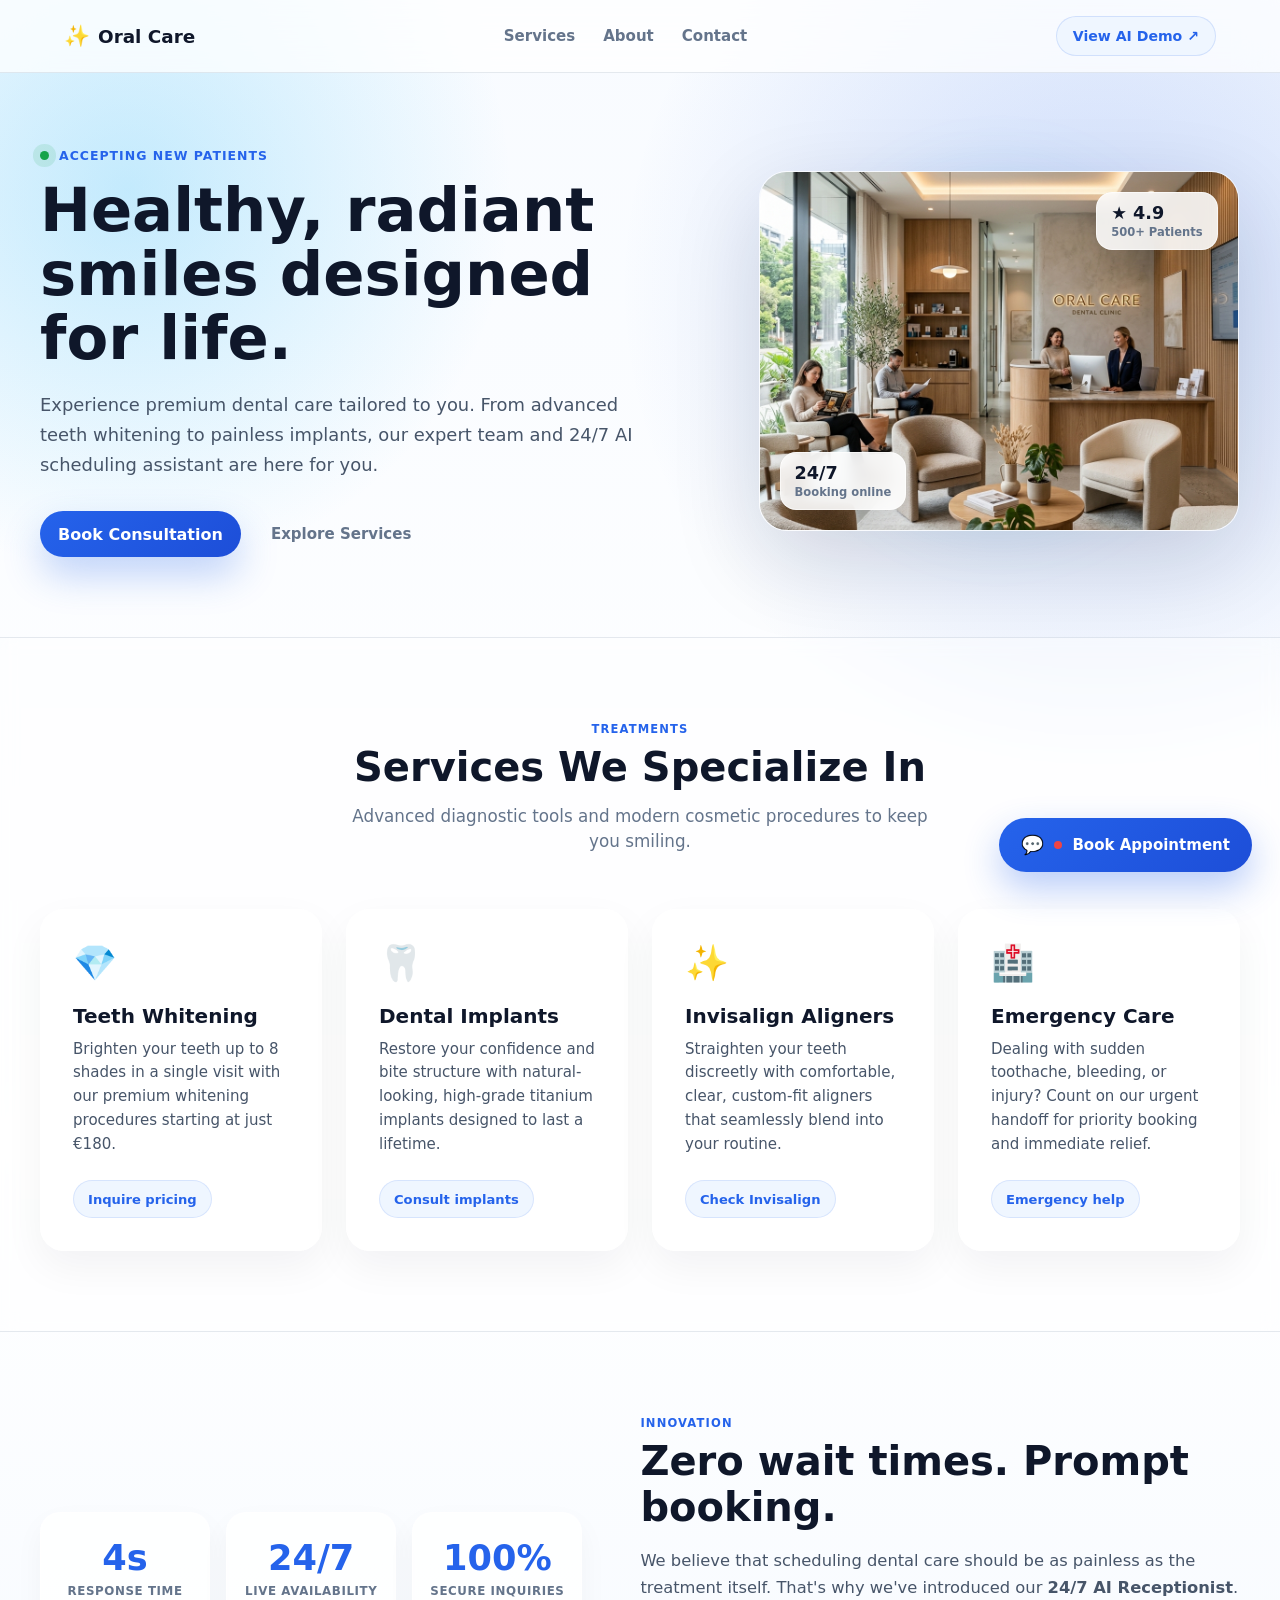
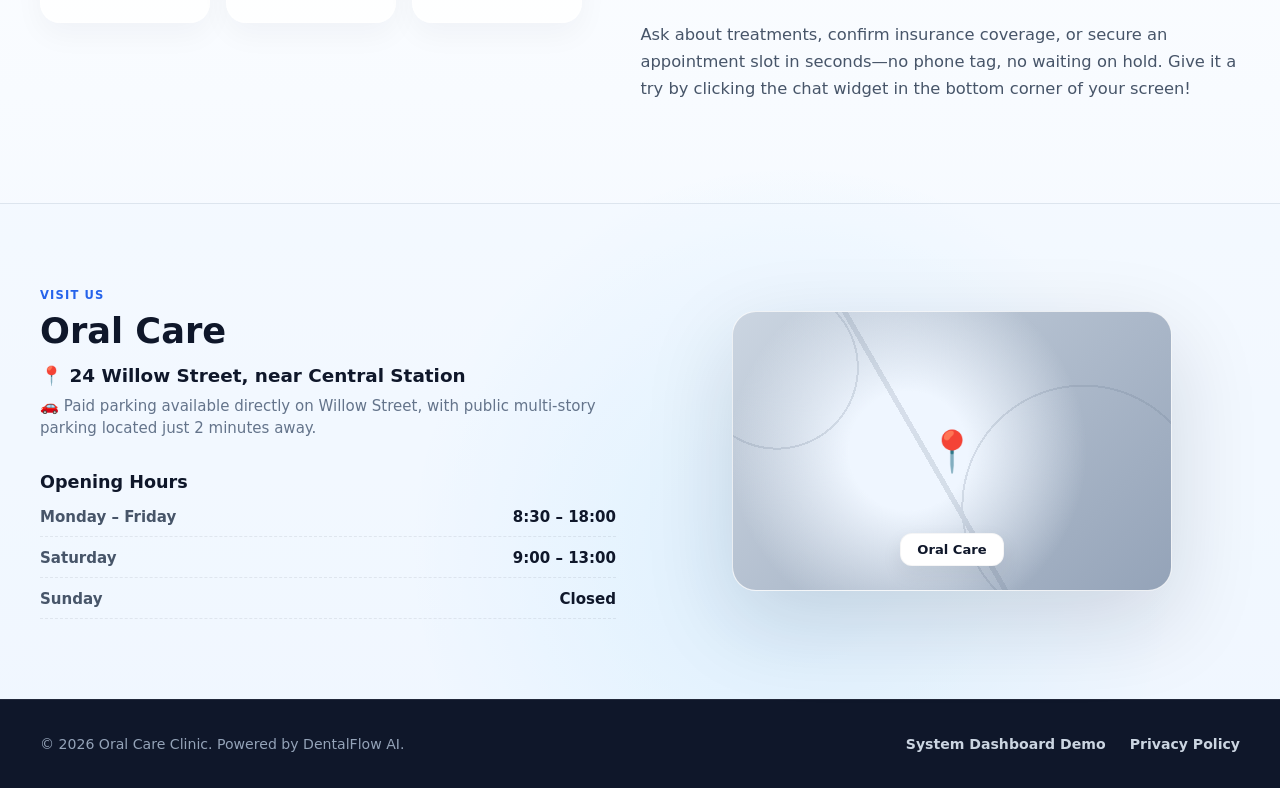
<file: index.html>
<!DOCTYPE html>
<html lang="en">
  <head>
    <meta charset="UTF-8" />
    <meta name="viewport" content="width=device-width, initial-scale=1.0" />
    <title>Oral Care | Gentle Care & Modern Dentistry</title>
    <meta
      name="description"
      content="Welcome to Oral Care. Experience premium preventative, cosmetic, and emergency dental care with 24/7 virtual receptionist scheduling."
    />
    <link rel="stylesheet" href="style.css" />
  </head>
  <body>
    <!-- Navigation Bar -->
    <header class="navbar">
      <div class="nav-container">
        <a href="index.html" class="nav-logo">
          <span class="logo-icon">✨</span>
          <strong>Oral Care</strong>
        </a>
        <nav class="nav-links">
          <a href="#services">Services</a>
          <a href="#about">About</a>
          <a href="#contact">Contact</a>
        </nav>
        <div class="nav-actions">
          <a href="demo.html" class="demo-cta">View AI Demo ↗</a>
        </div>
      </div>
    </header>

    <!-- Hero Section -->
    <section class="hero-section">
      <div class="hero-container">
        <div class="hero-content">
          <div class="eyebrow">
            <span class="live-dot"></span>
            Accepting New Patients
          </div>
          <h1>Healthy, radiant smiles designed for life.</h1>
          <p>
            Experience premium dental care tailored to you. From advanced teeth whitening to painless implants, our expert team and 24/7 AI scheduling assistant are here for you.
          </p>
          <div class="hero-buttons">
            <button class="primary-action" id="openChatButton">Book Consultation</button>
            <a href="#services" class="secondary-action-link">Explore Services</a>
          </div>
        </div>
        <div class="hero-image-wrap">
          <div class="hero-image-card">
            <img src="hero-clinic.png" alt="Oral Care clinic interior" />
            <div class="floating-badge badge-availability">
              <strong>24/7</strong>
              <span>Booking online</span>
            </div>
            <div class="floating-badge badge-rating">
              <strong>★ 4.9</strong>
              <span>500+ Patients</span>
            </div>
          </div>
        </div>
      </div>
    </section>

    <!-- Services Section -->
    <section class="services-section" id="services">
      <div class="section-header">
        <span class="section-tag">Treatments</span>
        <h2>Services We Specialize In</h2>
        <p>Advanced diagnostic tools and modern cosmetic procedures to keep you smiling.</p>
      </div>

      <div class="services-grid">
        <div class="service-card">
          <div class="service-icon">💎</div>
          <h3>Teeth Whitening</h3>
          <p>Brighten your teeth up to 8 shades in a single visit with our premium whitening procedures starting at just &euro;180.</p>
          <button class="service-cta" data-action="whitening">Inquire pricing</button>
        </div>

        <div class="service-card">
          <div class="service-icon">🦷</div>
          <h3>Dental Implants</h3>
          <p>Restore your confidence and bite structure with natural-looking, high-grade titanium implants designed to last a lifetime.</p>
          <button class="service-cta" data-action="implants">Consult implants</button>
        </div>

        <div class="service-card">
          <div class="service-icon">✨</div>
          <h3>Invisalign Aligners</h3>
          <p>Straighten your teeth discreetly with comfortable, clear, custom-fit aligners that seamlessly blend into your routine.</p>
          <button class="service-cta" data-action="invisalign">Check Invisalign</button>
        </div>

        <div class="service-card">
          <div class="service-icon">🏥</div>
          <h3>Emergency Care</h3>
          <p>Dealing with sudden toothache, bleeding, or injury? Count on our urgent handoff for priority booking and immediate relief.</p>
          <button class="service-cta" data-action="emergency">Emergency help</button>
        </div>
      </div>
    </section>

    <!-- Information & About Section -->
    <section class="about-section" id="about">
      <div class="about-container">
        <div class="about-stats-grid">
          <div class="stat-card">
            <strong>4s</strong>
            <span>Response Time</span>
          </div>
          <div class="stat-card">
            <strong>24/7</strong>
            <span>Live Availability</span>
          </div>
          <div class="stat-card">
            <strong>100%</strong>
            <span>Secure Inquiries</span>
          </div>
        </div>
        <div class="about-text">
          <span class="section-tag">Innovation</span>
          <h2>Zero wait times. Prompt booking.</h2>
          <p>
            We believe that scheduling dental care should be as painless as the treatment itself. That's why we've introduced our <strong>24/7 AI Receptionist</strong>. 
          </p>
          <p>
            Ask about treatments, confirm insurance coverage, or secure an appointment slot in seconds—no phone tag, no waiting on hold. Give it a try by clicking the chat widget in the bottom corner of your screen!
          </p>
        </div>
      </div>
    </section>

    <!-- Contact & Location Section -->
    <section class="contact-section" id="contact">
      <div class="contact-container">
        <div class="contact-info-block">
          <span class="section-tag">Visit Us</span>
          <h2>Oral Care</h2>
          <p class="address">📍 24 Willow Street, near Central Station</p>
          <p class="parking-info">🚗 Paid parking available directly on Willow Street, with public multi-story parking located just 2 minutes away.</p>
          
          <div class="hours-block">
            <h3>Opening Hours</h3>
            <ul>
              <li><span>Monday – Friday</span> <strong>8:30 – 18:00</strong></li>
              <li><span>Saturday</span> <strong>9:00 – 13:00</strong></li>
              <li><span>Sunday</span> <strong>Closed</strong></li>
            </ul>
          </div>
        </div>
        <div class="contact-visual">
          <div class="map-mock">
            <div class="map-pin">📍</div>
            <div class="map-label">Oral Care</div>
          </div>
        </div>
      </div>
    </section>

    <!-- Footer -->
    <footer class="footer">
      <div class="footer-container">
        <p>&copy; 2026 Oral Care Clinic. Powered by DentalFlow AI.</p>
        <div class="footer-links">
          <a href="demo.html">System Dashboard Demo</a>
          <a href="#services">Privacy Policy</a>
        </div>
      </div>
    </footer>

    <!-- Floating Chat Widget -->
    <div class="chat-widget" id="chatWidget">
      <!-- Chat Toggle Bubble -->
      <button class="chat-bubble-toggle" id="chatBubbleToggle" aria-label="Open virtual assistant chat">
        <span class="bubble-icon">💬</span>
        <span class="bubble-unread-dot"></span>
        <span class="bubble-text">Book Appointment</span>
      </button>

      <!-- Chat Drawer Window -->
      <div class="chat-drawer" id="chatDrawer" aria-hidden="true">
        <header class="chat-header">
          <div class="clinic-avatar">OC</div>
          <div>
            <strong>Oral Care</strong>
            <span><i></i> AI receptionist online</span>
          </div>
          <button class="close-chat-btn" id="closeChatBtn" aria-label="Close assistant chat">&times;</button>
        </header>

        <div class="chat-meta">
          <span>Today</span>
          <span>Secure patient inquiry</span>
        </div>

        <div class="chat-thread" id="chatThread" aria-live="polite"></div>

        <div class="quick-replies" aria-label="Quick reply examples">
          <button data-prompt="How much is teeth whitening?">Teeth Whitening</button>
          <button data-prompt="Can I book an appointment tomorrow?">Book Appointment</button>
          <button data-prompt="Are you open on Saturday?">Opening Hours</button>
          <button data-prompt="Do you accept insurance?">Insurance</button>
          <button data-prompt="I have a dental emergency">Emergency</button>
        </div>

        <form class="composer" id="messageForm">
          <input
            id="messageInput"
            type="text"
            autocomplete="off"
            placeholder="Ask about whitening, hours, insurance..."
            aria-label="Type a patient message"
          />
          <button type="submit" aria-label="Send message">
            <span>&uarr;</span>
          </button>
        </form>
      </div>
    </div>

    <script src="script.js"></script>
  </body>
</html>
</file>
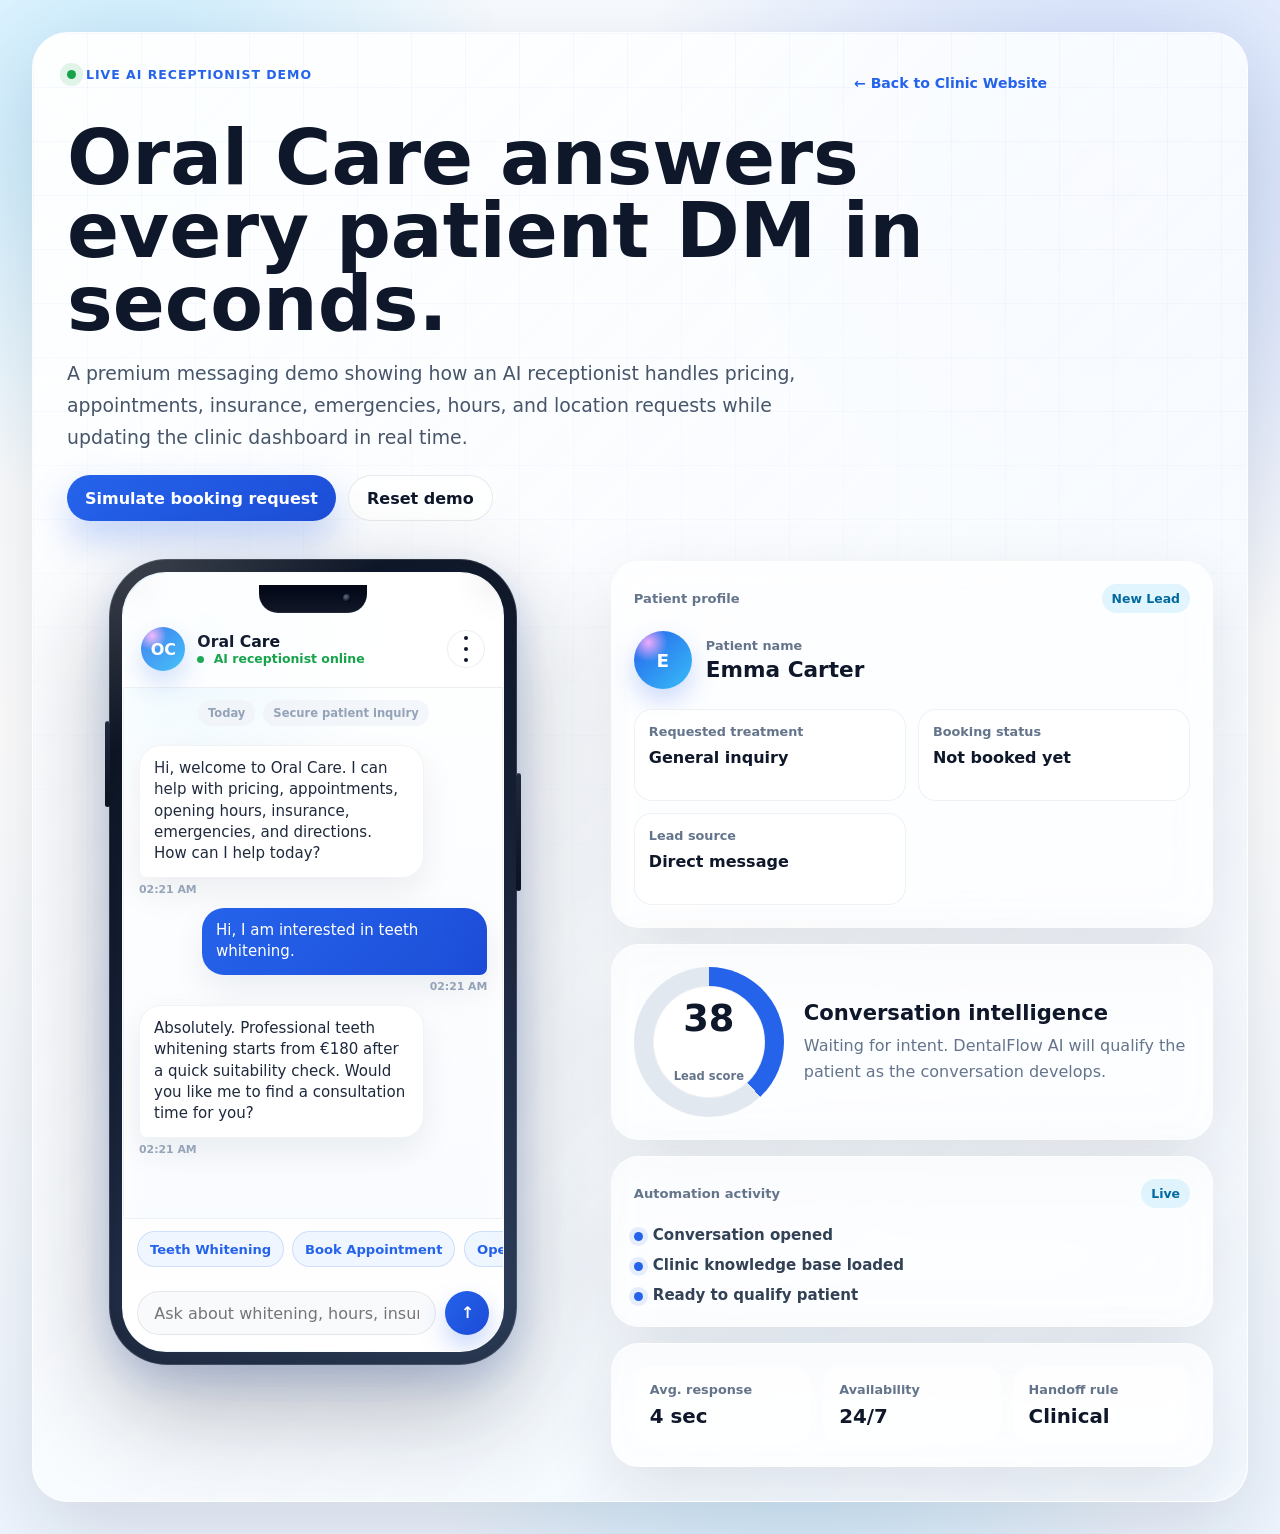
<file: demo.html>
<!DOCTYPE html>
<html lang="en">
  <head>
    <meta charset="UTF-8" />
    <meta name="viewport" content="width=device-width, initial-scale=1.0" />
    <title>Oral Care | AI Receptionist Demo</title>
    <meta
      name="description"
      content="A premium AI dental receptionist chat demo for Oral Care."
    />
    <link rel="stylesheet" href="style.css" />
  </head>
  <body>
    <main class="app-shell">
      <section class="hero-panel" aria-label="AI dental receptionist demo">
        <div class="hero-copy">
          <div class="eyebrow-container">
            <div class="eyebrow">
              <span class="live-dot"></span>
              Live AI Receptionist Demo
            </div>
            <a href="index.html" class="back-link">← Back to Clinic Website</a>
          </div>
          <h1>Oral Care answers every patient DM in seconds.</h1>
          <p>
            A premium messaging demo showing how an AI receptionist handles pricing,
            appointments, insurance, emergencies, hours, and location requests while
            updating the clinic dashboard in real time.
          </p>
          <div class="hero-actions">
            <button class="primary-action" id="seedAppointment">Simulate booking request</button>
            <button class="secondary-action" id="resetDemo">Reset demo</button>
          </div>
        </div>

        <div class="demo-grid">
          <section class="phone-wrap" aria-label="Patient messaging interface">
            <div class="phone">
              <div class="phone-bezel">
                <div class="phone-notch"></div>
                <header class="chat-header">
                  <div class="clinic-avatar">OC</div>
                  <div>
                    <strong>Oral Care</strong>
                    <span><i></i> AI receptionist online</span>
                  </div>
                  <button class="header-icon" aria-label="Conversation settings">
                    <span></span>
                    <span></span>
                    <span></span>
                  </button>
                </header>

                <div class="chat-meta">
                  <span>Today</span>
                  <span>Secure patient inquiry</span>
                </div>

                <div class="chat-thread" id="chatThread" aria-live="polite"></div>

                <div class="quick-replies" aria-label="Quick reply examples">
                  <button data-prompt="How much is teeth whitening?">Teeth Whitening</button>
                  <button data-prompt="Can I book an appointment tomorrow?">Book Appointment</button>
                  <button data-prompt="Are you open on Saturday?">Opening Hours</button>
                  <button data-prompt="Do you accept insurance?">Insurance</button>
                  <button data-prompt="I have a dental emergency">Emergency</button>
                </div>

                <form class="composer" id="messageForm">
                  <input
                    id="messageInput"
                    type="text"
                    autocomplete="off"
                    placeholder="Ask about whitening, hours, insurance..."
                    aria-label="Type a patient message"
                  />
                  <button type="submit" aria-label="Send message">
                    <span>&uarr;</span>
                  </button>
                </form>
              </div>
            </div>
          </section>

          <aside class="dashboard" aria-label="Live lead dashboard">
            <div class="dashboard-card lead-card">
              <div class="card-topline">
                <span>Patient profile</span>
                <strong id="dashboardStatus">New Lead</strong>
              </div>
              <div class="patient-identity">
                <div class="patient-avatar">E</div>
                <div>
                  <span>Patient name</span>
                  <strong id="patientName">Emma Carter</strong>
                </div>
              </div>
              <dl class="lead-fields">
                <div>
                  <dt>Requested treatment</dt>
                  <dd id="requestedTreatment">General inquiry</dd>
                </div>
                <div>
                  <dt>Booking status</dt>
                  <dd id="bookingStatus">Not booked yet</dd>
                </div>
                <div>
                  <dt>Lead source</dt>
                  <dd>Direct message</dd>
                </div>
              </dl>
            </div>

            <div class="dashboard-card score-card">
              <div class="score-ring" id="scoreRing" style="--score: 38">
                <div>
                  <strong id="leadScore">38</strong>
                  <span>Lead score</span>
                </div>
              </div>
              <div class="score-copy">
                <h2>Conversation intelligence</h2>
                <p id="scoreSummary">
                  Waiting for intent. DentalFlow AI will qualify the patient as the
                  conversation develops.
                </p>
              </div>
            </div>

            <div class="dashboard-card timeline-card">
              <div class="card-topline">
                <span>Automation activity</span>
                <strong>Live</strong>
              </div>
              <ul id="activityList">
                <li><span></span>Conversation opened</li>
                <li><span></span>Clinic knowledge base loaded</li>
                <li><span></span>Ready to qualify patient</li>
              </ul>
            </div>

            <div class="dashboard-card metrics-card">
              <article>
                <span>Avg. response</span>
                <strong>4 sec</strong>
              </article>
              <article>
                <span>Availability</span>
                <strong>24/7</strong>
              </article>
              <article>
                <span>Handoff rule</span>
                <strong>Clinical</strong>
              </article>
            </div>
          </aside>
        </div>
      </section>
    </main>

    <script src="script.js"></script>
  </body>
</html>
</file>
<file: style.css>
:root {
  --primary: #2563eb;
  --primary-dark: #1d4ed8;
  --secondary: #0f172a;
  --accent: #38bdf8;
  --surface: rgba(255, 255, 255, 0.74);
  --surface-strong: rgba(255, 255, 255, 0.92);
  --line: rgba(148, 163, 184, 0.24);
  --muted: #64748b;
  --success: #16a34a;
  --warning: #d97706;
  --danger: #dc2626;
  --shadow: 0 30px 90px rgba(15, 23, 42, 0.14);
  font-family: Inter, ui-sans-serif, system-ui, -apple-system, BlinkMacSystemFont, "Segoe UI", sans-serif;
}

* {
  box-sizing: border-box;
}

html,
body {
  min-height: 100%;
}

body {
  margin: 0;
  color: var(--secondary);
  background:
    radial-gradient(circle at 10% 8%, rgba(56, 189, 248, 0.28), transparent 24rem),
    radial-gradient(circle at 86% 12%, rgba(37, 99, 235, 0.22), transparent 30rem),
    radial-gradient(circle at 62% 90%, rgba(14, 165, 233, 0.16), transparent 24rem),
    linear-gradient(180deg, #f8fbff 0%, #ffffff 48%, #eff6ff 100%);
}

button,
input {
  font: inherit;
}

button {
  cursor: pointer;
}

.app-shell {
  min-height: 100vh;
  width: min(1440px, 100%);
  margin: 0 auto;
  padding: 32px;
}

.hero-panel {
  position: relative;
  overflow: hidden;
  min-height: calc(100vh - 64px);
  display: grid;
  grid-template-rows: auto 1fr;
  gap: 28px;
  padding: 34px;
  border: 1px solid rgba(255, 255, 255, 0.82);
  border-radius: 36px;
  background:
    linear-gradient(135deg, rgba(255, 255, 255, 0.86), rgba(239, 246, 255, 0.72)),
    rgba(255, 255, 255, 0.72);
  box-shadow: var(--shadow);
  backdrop-filter: blur(24px);
}

.hero-panel::before {
  content: "";
  position: absolute;
  inset: 0;
  pointer-events: none;
  background:
    linear-gradient(90deg, rgba(37, 99, 235, 0.04) 1px, transparent 1px),
    linear-gradient(rgba(37, 99, 235, 0.04) 1px, transparent 1px);
  background-size: 54px 54px;
  mask-image: linear-gradient(180deg, black, transparent 78%);
}

.hero-copy,
.demo-grid {
  position: relative;
}

.hero-copy {
  max-width: 980px;
}

.eyebrow {
  display: inline-flex;
  align-items: center;
  gap: 10px;
  margin-bottom: 16px;
  color: var(--primary);
  font-size: 0.78rem;
  font-weight: 900;
  letter-spacing: 0.08em;
  text-transform: uppercase;
}

.live-dot {
  width: 9px;
  height: 9px;
  border-radius: 50%;
  background: var(--success);
  box-shadow: 0 0 0 7px rgba(22, 163, 74, 0.12);
  animation: pulse 1.8s ease-in-out infinite;
}

@keyframes pulse {
  50% {
    box-shadow: 0 0 0 13px rgba(22, 163, 74, 0.02);
  }
}

h1,
h2,
p {
  margin-top: 0;
}

h1 {
  max-width: 920px;
  margin-bottom: 16px;
  font-size: clamp(2.6rem, 6vw, 5.8rem);
  line-height: 0.95;
  letter-spacing: 0;
}

.hero-copy p {
  max-width: 780px;
  margin-bottom: 22px;
  color: #475569;
  font-size: clamp(1rem, 2vw, 1.18rem);
  line-height: 1.7;
}

.hero-actions {
  display: flex;
  flex-wrap: wrap;
  gap: 12px;
}

.primary-action,
.secondary-action {
  min-height: 46px;
  border-radius: 999px;
  padding: 0 18px;
  font-weight: 850;
  transition: transform 0.2s ease, box-shadow 0.2s ease, border-color 0.2s ease;
}

.primary-action {
  border: 0;
  color: white;
  background: linear-gradient(135deg, var(--primary), var(--primary-dark));
  box-shadow: 0 18px 38px rgba(37, 99, 235, 0.28);
}

.secondary-action {
  border: 1px solid rgba(15, 23, 42, 0.09);
  color: var(--secondary);
  background: rgba(255, 255, 255, 0.78);
}

.primary-action:hover,
.secondary-action:hover {
  transform: translateY(-2px);
}

.demo-grid {
  display: grid;
  grid-template-columns: minmax(390px, 0.9fr) minmax(460px, 1.1fr);
  align-items: start;
  gap: clamp(28px, 4vw, 58px);
}

.phone-wrap {
  position: relative;
  display: grid;
  justify-items: center;
  align-items: start;
  padding-top: 10px;
}

.phone-wrap::before {
  content: "";
  position: absolute;
  top: 13%;
  left: 50%;
  width: min(470px, 88vw);
  height: 70%;
  border-radius: 999px;
  background:
    radial-gradient(circle at 50% 18%, rgba(56, 189, 248, 0.32), transparent 36%),
    radial-gradient(circle at 50% 68%, rgba(37, 99, 235, 0.22), transparent 48%);
  filter: blur(28px);
  transform: translateX(-50%);
  opacity: 0.78;
}

.phone {
  position: relative;
  z-index: 1;
  width: min(408px, 100%);
  padding: 13px;
  border-radius: 58px;
  background:
    linear-gradient(145deg, rgba(255, 255, 255, 0.24), transparent 18%),
    linear-gradient(145deg, #09111f 0%, #18233a 48%, #344767 100%);
  box-shadow:
    inset 0 0 0 1px rgba(255, 255, 255, 0.14),
    inset 0 -18px 40px rgba(0, 0, 0, 0.28),
    0 42px 105px rgba(15, 23, 42, 0.31),
    0 14px 34px rgba(37, 99, 235, 0.16);
  animation: floatPhone 6s ease-in-out infinite;
}

.phone::before,
.phone::after {
  content: "";
  position: absolute;
  z-index: 0;
  border-radius: 999px;
  background: linear-gradient(180deg, #1f2a3d, #0b1220);
  box-shadow: inset 0 1px 0 rgba(255, 255, 255, 0.18);
}

.phone::before {
  left: -4px;
  top: 162px;
  width: 5px;
  height: 86px;
}

.phone::after {
  right: -4px;
  top: 214px;
  width: 5px;
  height: 118px;
}

@keyframes floatPhone {
  50% {
    transform: translateY(-10px) rotate(-0.6deg);
  }
}

.phone-bezel {
  position: relative;
  height: 780px;
  display: grid;
  grid-template-rows: auto auto 1fr auto auto;
  overflow: hidden;
  border: 1px solid rgba(255, 255, 255, 0.1);
  border-radius: 44px;
  background:
    radial-gradient(circle at 10% 0%, rgba(56, 189, 248, 0.13), transparent 16rem),
    linear-gradient(180deg, #ffffff 0%, #f8fbff 100%);
  box-shadow:
    inset 0 0 0 1px rgba(15, 23, 42, 0.05),
    inset 0 20px 50px rgba(255, 255, 255, 0.74);
}

.phone-bezel::before {
  content: "";
  position: absolute;
  inset: 0;
  z-index: 2;
  pointer-events: none;
  border-radius: inherit;
  background:
    linear-gradient(115deg, rgba(255, 255, 255, 0.62), transparent 22%),
    linear-gradient(270deg, rgba(15, 23, 42, 0.08), transparent 18%);
  mix-blend-mode: soft-light;
}

.phone-notch {
  position: absolute;
  top: 12px;
  left: 50%;
  z-index: 3;
  width: 108px;
  height: 28px;
  transform: translateX(-50%);
  border-radius: 0 0 19px 19px;
  background: linear-gradient(180deg, #020617, #111827);
  box-shadow: inset 0 -1px 0 rgba(255, 255, 255, 0.08);
}

.phone-notch::after {
  content: "";
  position: absolute;
  right: 16px;
  top: 9px;
  width: 8px;
  height: 8px;
  border-radius: 50%;
  background: radial-gradient(circle at 35% 35%, #64748b, #020617 68%);
}

.chat-header {
  display: flex;
  align-items: center;
  gap: 12px;
  padding: 54px 18px 16px;
  border-bottom: 1px solid rgba(15, 23, 42, 0.07);
  background: rgba(255, 255, 255, 0.78);
  backdrop-filter: blur(16px);
}

.clinic-avatar,
.patient-avatar {
  display: grid;
  width: 44px;
  height: 44px;
  flex: 0 0 auto;
  place-items: center;
  border-radius: 50%;
  color: white;
  font-weight: 900;
  background:
    radial-gradient(circle at 25% 20%, #f0abfc, transparent 30%),
    linear-gradient(135deg, var(--primary), var(--accent));
  box-shadow: 0 12px 26px rgba(37, 99, 235, 0.24);
}

.chat-header strong,
.chat-header span {
  display: block;
}

.chat-header strong {
  font-size: 0.98rem;
}

.chat-header span {
  color: var(--success);
  font-size: 0.78rem;
  font-weight: 800;
}

.chat-header span i {
  display: inline-block;
  width: 7px;
  height: 7px;
  margin-right: 5px;
  border-radius: 50%;
  background: var(--success);
}

.header-icon {
  display: grid;
  width: 38px;
  height: 38px;
  place-items: center;
  margin-left: auto;
  border: 1px solid rgba(15, 23, 42, 0.07);
  border-radius: 50%;
  background: white;
}

.header-icon span {
  width: 4px;
  height: 4px;
  border-radius: 50%;
  background: var(--secondary);
}

.chat-meta {
  display: flex;
  justify-content: center;
  gap: 8px;
  padding: 12px 14px 5px;
  color: #94a3b8;
  font-size: 0.72rem;
  font-weight: 800;
}

.chat-meta span {
  border-radius: 999px;
  padding: 6px 10px;
  background: rgba(241, 245, 249, 0.82);
}

.chat-thread {
  min-height: 0;
  display: flex;
  flex-direction: column;
  gap: 12px;
  overflow-y: auto;
  padding: 14px 16px 18px;
  scroll-behavior: smooth;
}

.chat-thread::-webkit-scrollbar {
  width: 0;
}

.message-group {
  display: grid;
  gap: 5px;
  max-width: 82%;
  animation: messageIn 0.42s ease both;
}

.message-group.patient {
  align-self: flex-end;
}

.message-group.ai {
  align-self: flex-start;
}

.bubble {
  padding: 12px 14px;
  border-radius: 22px;
  font-size: 0.94rem;
  line-height: 1.42;
  box-shadow: 0 14px 34px rgba(15, 23, 42, 0.07);
  white-space: pre-line;
}

.patient .bubble {
  color: white;
  border-bottom-right-radius: 7px;
  background: linear-gradient(135deg, #2563eb, #1d4ed8);
}

.ai .bubble {
  color: #1e293b;
  border: 1px solid rgba(15, 23, 42, 0.05);
  border-bottom-left-radius: 7px;
  background: white;
}

.timestamp {
  color: #94a3b8;
  font-size: 0.68rem;
  font-weight: 750;
}

.patient .timestamp {
  text-align: right;
}

@keyframes messageIn {
  from {
    opacity: 0;
    transform: translateY(12px) scale(0.98);
  }
}

.typing-row {
  align-self: flex-start;
  display: inline-flex;
  gap: 5px;
  width: 64px;
  padding: 13px;
  border: 1px solid rgba(15, 23, 42, 0.05);
  border-radius: 18px 18px 18px 7px;
  background: white;
  box-shadow: 0 14px 34px rgba(15, 23, 42, 0.07);
}

.typing-row span {
  width: 7px;
  height: 7px;
  border-radius: 50%;
  background: #94a3b8;
  animation: typing 0.95s infinite;
}

.typing-row span:nth-child(2) {
  animation-delay: 0.14s;
}

.typing-row span:nth-child(3) {
  animation-delay: 0.28s;
}

@keyframes typing {
  50% {
    opacity: 0.42;
    transform: translateY(-4px);
  }
}

.quick-replies {
  display: flex;
  gap: 8px;
  overflow-x: auto;
  padding: 12px 14px;
  border-top: 1px solid rgba(15, 23, 42, 0.06);
  background: rgba(255, 255, 255, 0.86);
}

.quick-replies::-webkit-scrollbar {
  height: 0;
}

.quick-replies button {
  flex: 0 0 auto;
  min-height: 36px;
  border: 1px solid rgba(37, 99, 235, 0.16);
  border-radius: 999px;
  padding: 0 12px;
  color: var(--primary);
  background: #eff6ff;
  font-size: 0.82rem;
  font-weight: 850;
  animation: chipIn 0.34s cubic-bezier(0.2, 0.85, 0.25, 1.15) both;
  transition: transform 0.2s ease, background 0.2s ease, opacity 0.2s ease;
}

.quick-replies button:hover {
  transform: translateY(-2px);
  background: #dbeafe;
}

.quick-replies button.is-removing {
  pointer-events: none;
  animation: chipOut 0.24s ease forwards;
}

@keyframes chipIn {
  from {
    opacity: 0;
    transform: translateY(8px) scale(0.96);
  }
}

@keyframes chipOut {
  to {
    opacity: 0;
    transform: translateY(-6px) scale(0.88);
    max-width: 0;
    padding-left: 0;
    padding-right: 0;
    margin-right: -8px;
    border-width: 0;
  }
}

.composer {
  display: flex;
  align-items: center;
  gap: 9px;
  padding: 12px 14px 16px;
  background: rgba(255, 255, 255, 0.95);
}

.composer input {
  min-width: 0;
  flex: 1;
  height: 44px;
  border: 1px solid rgba(15, 23, 42, 0.08);
  border-radius: 999px;
  padding: 0 16px;
  color: var(--secondary);
  background: #f8fafc;
  outline: 0;
  transition: border-color 0.2s ease, box-shadow 0.2s ease;
}

.composer input:focus {
  border-color: rgba(37, 99, 235, 0.4);
  box-shadow: 0 0 0 4px rgba(37, 99, 235, 0.1);
}

.composer button {
  display: grid;
  width: 44px;
  height: 44px;
  flex: 0 0 auto;
  place-items: center;
  border: 0;
  border-radius: 50%;
  color: white;
  background: linear-gradient(135deg, var(--primary), var(--primary-dark));
  box-shadow: 0 12px 26px rgba(37, 99, 235, 0.26);
}

.composer button span {
  transform: translateY(-1px);
  font-weight: 900;
}

.dashboard {
  display: grid;
  gap: 16px;
  padding-top: 12px;
}

.dashboard-card {
  border: 1px solid rgba(255, 255, 255, 0.76);
  border-radius: 28px;
  padding: 22px;
  background: var(--surface);
  box-shadow: 0 24px 70px rgba(15, 23, 42, 0.1);
  backdrop-filter: blur(22px);
}

.card-topline {
  display: flex;
  align-items: center;
  justify-content: space-between;
  gap: 14px;
  margin-bottom: 18px;
}

.card-topline span {
  color: var(--muted);
  font-size: 0.82rem;
  font-weight: 850;
}

.card-topline strong,
#dashboardStatus {
  border-radius: 999px;
  padding: 7px 10px;
  color: #0369a1;
  background: rgba(56, 189, 248, 0.14);
  font-size: 0.78rem;
  font-weight: 900;
}

.patient-identity {
  display: flex;
  align-items: center;
  gap: 14px;
  margin-bottom: 20px;
}

.patient-avatar {
  width: 58px;
  height: 58px;
  font-size: 1.15rem;
}

.patient-identity span,
.lead-fields dt,
.score-copy p,
.metrics-card span {
  color: var(--muted);
}

.patient-identity span,
.lead-fields dt,
.metrics-card span {
  display: block;
  font-size: 0.8rem;
  font-weight: 800;
}

.patient-identity strong {
  display: block;
  margin-top: 4px;
  font-size: 1.35rem;
}

.lead-fields {
  display: grid;
  grid-template-columns: repeat(2, 1fr);
  gap: 12px;
  margin: 0;
}

.lead-fields div {
  min-height: 92px;
  padding: 14px;
  border: 1px solid rgba(15, 23, 42, 0.06);
  border-radius: 18px;
  background: rgba(255, 255, 255, 0.66);
}

.lead-fields dd {
  margin: 8px 0 0;
  color: var(--secondary);
  font-weight: 900;
  line-height: 1.32;
}

.score-card {
  display: grid;
  grid-template-columns: 150px 1fr;
  align-items: center;
  gap: 20px;
}

.score-ring {
  display: grid;
  width: 150px;
  height: 150px;
  place-items: center;
  border-radius: 50%;
  background:
    conic-gradient(var(--primary) calc(var(--score) * 1%), #e2e8f0 0),
    #e2e8f0;
  transition: background 0.45s ease;
}

.score-ring > div {
  display: grid;
  width: 112px;
  height: 112px;
  place-items: center;
  border-radius: 50%;
  text-align: center;
  background: white;
  box-shadow: inset 0 0 0 1px rgba(15, 23, 42, 0.05);
}

.score-ring strong {
  display: block;
  font-size: 2.3rem;
  line-height: 1;
}

.score-ring span {
  color: var(--muted);
  font-size: 0.72rem;
  font-weight: 850;
}

.score-copy h2 {
  margin-bottom: 8px;
  font-size: 1.32rem;
}

.score-copy p {
  margin-bottom: 0;
  line-height: 1.58;
}

.timeline-card ul {
  display: grid;
  gap: 12px;
  margin: 0;
  padding: 0;
  list-style: none;
}

.timeline-card li {
  display: flex;
  align-items: flex-start;
  gap: 10px;
  color: #334155;
  font-size: 0.94rem;
  font-weight: 750;
}

.timeline-card li span {
  width: 9px;
  height: 9px;
  flex: 0 0 auto;
  margin-top: 6px;
  border-radius: 50%;
  background: var(--primary);
  box-shadow: 0 0 0 5px rgba(37, 99, 235, 0.1);
}

.metrics-card {
  display: grid;
  grid-template-columns: repeat(3, 1fr);
  gap: 12px;
}

.metrics-card article {
  padding: 16px;
  border-radius: 18px;
  background: rgba(255, 255, 255, 0.66);
}

.metrics-card strong {
  display: block;
  margin-top: 8px;
  font-size: 1.24rem;
}

.status-booked {
  color: #047857 !important;
  background: #dcfce7 !important;
}

.status-urgent {
  color: #b91c1c !important;
  background: #fee2e2 !important;
}

.status-pending {
  color: #b45309 !important;
  background: #fef3c7 !important;
}

@media (max-width: 1080px) {
  .demo-grid {
    grid-template-columns: 1fr;
  }

  .phone-wrap {
    padding-top: 0;
  }

  .phone {
    width: min(408px, 100%);
  }
}

@media (max-width: 720px) {
  .app-shell {
    padding: 12px;
  }

  .hero-panel {
    min-height: calc(100vh - 24px);
    padding: 22px 14px;
    border-radius: 28px;
  }

  h1 {
    font-size: clamp(2.35rem, 13vw, 4rem);
  }

  .hero-actions > * {
    width: 100%;
  }

  .phone-bezel {
    height: 720px;
  }

  .dashboard-card {
    padding: 18px;
    border-radius: 22px;
  }

  .lead-fields,
  .score-card,
  .metrics-card {
    grid-template-columns: 1fr;
  }

  .score-ring {
    margin: 0 auto;
  }
}

@media (max-width: 420px) {
  .phone {
    padding: 10px;
    border-radius: 46px;
  }

  .phone-bezel {
    height: 680px;
    border-radius: 36px;
  }

  .chat-header {
    padding-inline: 14px;
  }

  .bubble {
    font-size: 0.88rem;
  }

  .message-group {
    max-width: 88%;
  }
}

@media (prefers-reduced-motion: reduce) {
  *,
  *::before,
  *::after {
    scroll-behavior: auto !important;
    animation-duration: 0.01ms !important;
    animation-iteration-count: 1 !important;
    transition-duration: 0.01ms !important;
  }
}

/* ==========================================================================
   Oral Care Clinic Landing Page Styles
   ========================================================================== */

/* Eyebrow & Back Button for Demo Page */
.eyebrow-container {
  display: flex;
  align-items: center;
  justify-content: space-between;
  margin-bottom: 24px;
  width: 100%;
  flex-wrap: wrap;
  gap: 12px;
}

.back-link {
  text-decoration: none;
  color: var(--primary);
  font-weight: 850;
  font-size: 0.88rem;
  transition: opacity 0.2s, transform 0.2s;
  display: inline-flex;
  align-items: center;
}

.back-link:hover {
  opacity: 0.8;
  transform: translateX(-3px);
}

/* Navigation Bar */
.navbar {
  position: sticky;
  top: 0;
  z-index: 100;
  background: rgba(255, 255, 255, 0.74);
  backdrop-filter: blur(20px);
  border-bottom: 1px solid var(--line);
  transition: background 0.3s;
}

.nav-container {
  display: flex;
  align-items: center;
  justify-content: space-between;
  width: min(1200px, 100%);
  margin: 0 auto;
  padding: 16px 24px;
}

.nav-logo {
  display: flex;
  align-items: center;
  gap: 8px;
  text-decoration: none;
  color: var(--secondary);
  font-size: 1.15rem;
}

.logo-icon {
  font-size: 1.3rem;
}

.nav-links {
  display: flex;
  gap: 28px;
}

.nav-links a {
  text-decoration: none;
  color: var(--muted);
  font-weight: 750;
  font-size: 0.94rem;
  transition: color 0.2s;
}

.nav-links a:hover {
  color: var(--primary);
}

.demo-cta {
  display: inline-flex;
  align-items: center;
  min-height: 40px;
  border-radius: 999px;
  padding: 0 16px;
  text-decoration: none;
  color: var(--primary);
  background: #eff6ff;
  border: 1px solid rgba(37, 99, 235, 0.15);
  font-weight: 850;
  font-size: 0.88rem;
  transition: background 0.2s, transform 0.2s;
}

.demo-cta:hover {
  background: #dbeafe;
  transform: translateY(-1px);
}

/* Hero Section */
.hero-section {
  padding: 72px 24px 80px;
  overflow: hidden;
}

.hero-container {
  display: grid;
  grid-template-columns: 1.15fr 0.85fr;
  gap: 64px;
  width: min(1200px, 100%);
  margin: 0 auto;
  align-items: center;
}

.hero-content {
  max-width: 620px;
}

.hero-content h1 {
  font-size: clamp(2.6rem, 5vw, 3.8rem);
  line-height: 1.05;
  margin-bottom: 20px;
  font-weight: 900;
  color: var(--secondary);
}

.hero-content p {
  font-size: clamp(1rem, 1.8vw, 1.12rem);
  line-height: 1.65;
  color: #475569;
  margin-bottom: 32px;
}

.hero-buttons {
  display: flex;
  align-items: center;
  gap: 16px;
  flex-wrap: wrap;
}

.secondary-action-link {
  text-decoration: none;
  color: var(--muted);
  font-weight: 850;
  font-size: 0.94rem;
  transition: color 0.2s, transform 0.2s;
  padding: 10px 14px;
}

.secondary-action-link:hover {
  color: var(--secondary);
  transform: translateX(3px);
}

.hero-image-wrap {
  position: relative;
  display: flex;
  justify-content: center;
}

.hero-image-wrap::before {
  content: "";
  position: absolute;
  inset: -10%;
  border-radius: 50%;
  background: radial-gradient(circle, rgba(56, 189, 248, 0.28), transparent 60%);
  filter: blur(20px);
  z-index: 0;
}

.hero-image-card {
  position: relative;
  z-index: 1;
  border-radius: 28px;
  overflow: hidden;
  box-shadow: var(--shadow);
  border: 1px solid rgba(255, 255, 255, 0.7);
  aspect-ratio: 4/3;
  width: 100%;
  max-width: 480px;
}

.hero-image-card img {
  width: 100%;
  height: 100%;
  object-fit: cover;
  display: block;
  transition: transform 0.6s ease;
}

.hero-image-card:hover img {
  transform: scale(1.03);
}

.floating-badge {
  position: absolute;
  background: rgba(255, 255, 255, 0.88);
  backdrop-filter: blur(8px);
  border: 1px solid rgba(255, 255, 255, 0.6);
  box-shadow: 0 10px 25px rgba(15, 23, 42, 0.08);
  border-radius: 16px;
  padding: 10px 14px;
  display: flex;
  flex-direction: column;
  z-index: 2;
}

.floating-badge strong {
  font-size: 1.1rem;
  color: var(--secondary);
  font-weight: 900;
}

.floating-badge span {
  font-size: 0.72rem;
  color: var(--muted);
  font-weight: 800;
  margin-top: 2px;
}

.badge-availability {
  bottom: 20px;
  left: 20px;
}

.badge-rating {
  top: 20px;
  right: 20px;
}

/* Services Section */
.services-section {
  padding: 80px 24px;
  background: rgba(255, 255, 255, 0.38);
  border-top: 1px solid var(--line);
  border-bottom: 1px solid var(--line);
  backdrop-filter: blur(8px);
}

.section-header {
  text-align: center;
  max-width: 600px;
  margin: 0 auto 54px;
}

.section-tag {
  display: inline-block;
  color: var(--primary);
  font-size: 0.72rem;
  font-weight: 900;
  letter-spacing: 0.1em;
  text-transform: uppercase;
  margin-bottom: 8px;
}

.section-header h2 {
  font-size: clamp(2rem, 4vw, 2.5rem);
  margin-bottom: 14px;
  font-weight: 900;
}

.section-header p {
  color: var(--muted);
  font-size: 1.05rem;
  line-height: 1.5;
}

.services-grid {
  display: grid;
  grid-template-columns: repeat(auto-fit, minmax(260px, 1fr));
  gap: 24px;
  width: min(1200px, 100%);
  margin: 0 auto;
}

.service-card {
  background: rgba(255, 255, 255, 0.74);
  border: 1px solid rgba(255, 255, 255, 0.85);
  border-radius: 24px;
  padding: 32px;
  box-shadow: 0 16px 40px rgba(15, 23, 42, 0.05);
  transition: transform 0.25s, box-shadow 0.25s, border-color 0.25s;
  display: flex;
  flex-direction: column;
}

.service-card:hover {
  transform: translateY(-4px);
  box-shadow: 0 20px 48px rgba(15, 23, 42, 0.08);
  border-color: rgba(37, 99, 235, 0.15);
}

.service-icon {
  font-size: 2.2rem;
  margin-bottom: 20px;
}

.service-card h3 {
  margin: 0 0 10px;
  font-size: 1.25rem;
  font-weight: 900;
}

.service-card p {
  color: #475569;
  font-size: 0.94rem;
  line-height: 1.58;
  margin: 0 0 24px;
  flex: 1;
}

.service-cta {
  min-height: 38px;
  border: 1px solid rgba(37, 99, 235, 0.12);
  border-radius: 999px;
  padding: 0 14px;
  color: var(--primary);
  background: #eff6ff;
  font-size: 0.82rem;
  font-weight: 850;
  transition: background 0.2s, transform 0.2s;
  align-self: flex-start;
}

.service-cta:hover {
  background: #dbeafe;
  transform: translateY(-1px);
}

/* About Section */
.about-section {
  padding: 80px 24px;
}

.about-container {
  display: grid;
  grid-template-columns: 0.95fr 1.05fr;
  gap: 58px;
  width: min(1200px, 100%);
  margin: 0 auto;
  align-items: center;
}

.about-stats-grid {
  display: grid;
  grid-template-columns: repeat(3, 1fr);
  gap: 16px;
}

.stat-card {
  background: rgba(255, 255, 255, 0.8);
  border: 1px solid rgba(255, 255, 255, 0.9);
  border-radius: 20px;
  padding: 24px 16px;
  text-align: center;
  box-shadow: 0 12px 30px rgba(15, 23, 42, 0.04);
}

.stat-card strong {
  display: block;
  font-size: clamp(1.8rem, 4vw, 2.2rem);
  color: var(--primary);
  font-weight: 900;
}

.stat-card span {
  display: block;
  margin-top: 6px;
  color: var(--muted);
  font-size: 0.74rem;
  font-weight: 800;
  text-transform: uppercase;
  letter-spacing: 0.05em;
}

.about-text h2 {
  font-size: clamp(2rem, 4vw, 2.5rem);
  margin-bottom: 18px;
  font-weight: 900;
}

.about-text p {
  color: #475569;
  font-size: 1.02rem;
  line-height: 1.65;
  margin-bottom: 20px;
}

/* Contact Section */
.contact-section {
  padding: 80px 24px;
  background: rgba(239, 246, 255, 0.44);
  border-top: 1px solid var(--line);
}

.contact-container {
  display: grid;
  grid-template-columns: 1fr 1fr;
  gap: 48px;
  width: min(1200px, 100%);
  margin: 0 auto;
  align-items: center;
}

.contact-info-block h2 {
  font-size: 2.2rem;
  margin-bottom: 14px;
  font-weight: 900;
}

.contact-info-block .address {
  font-size: 1.15rem;
  font-weight: 850;
  color: var(--secondary);
  margin-bottom: 8px;
}

.contact-info-block .parking-info {
  color: var(--muted);
  font-size: 0.94rem;
  line-height: 1.5;
  margin-bottom: 32px;
}

.hours-block h3 {
  font-size: 1.1rem;
  margin-bottom: 16px;
  font-weight: 900;
}

.hours-block ul {
  list-style: none;
  padding: 0;
  margin: 0;
  display: grid;
  gap: 12px;
}

.hours-block li {
  display: flex;
  justify-content: space-between;
  padding-bottom: 10px;
  border-bottom: 1px dashed rgba(15, 23, 42, 0.08);
  font-size: 0.94rem;
}

.hours-block li span {
  color: #475569;
  font-weight: 750;
}

.hours-block li strong {
  color: var(--secondary);
  font-weight: 850;
}

.contact-visual {
  display: flex;
  justify-content: center;
}

.map-mock {
  width: 100%;
  max-width: 440px;
  height: 280px;
  background:
    radial-gradient(circle at 40% 50%, #eff6ff 20%, transparent 60%),
    linear-gradient(135deg, #cbd5e1, #94a3b8);
  border-radius: 24px;
  border: 1px solid rgba(255, 255, 255, 0.8);
  box-shadow: var(--shadow);
  position: relative;
  display: flex;
  align-items: center;
  justify-content: center;
  overflow: hidden;
}

.map-mock::before {
  content: "";
  position: absolute;
  inset: 0;
  background-image: 
    radial-gradient(circle at 10% 20%, transparent 80px, #64748b 80px, #64748b 82px, transparent 82px),
    radial-gradient(circle at 80% 70%, transparent 120px, #64748b 120px, #64748b 122px, transparent 122px),
    linear-gradient(60deg, transparent 45%, #64748b 45%, #64748b 46%, transparent 46%);
  background-size: 100% 100%;
  opacity: 0.18;
}

.map-pin {
  font-size: 2.5rem;
  animation: bounce 2s infinite;
  position: relative;
  z-index: 2;
}

.map-label {
  position: absolute;
  bottom: 24px;
  background: white;
  padding: 8px 16px;
  border-radius: 12px;
  font-size: 0.82rem;
  font-weight: 850;
  box-shadow: 0 8px 20px rgba(15, 23, 42, 0.08);
  z-index: 2;
  border: 1px solid rgba(15, 23, 42, 0.04);
}

@keyframes bounce {
  0%, 100% { transform: translateY(0); }
  50% { transform: translateY(-8px); }
}

/* Footer Section */
.footer {
  padding: 36px 24px;
  background: var(--secondary);
  color: #94a3b8;
  font-size: 0.88rem;
  border-top: 1px solid rgba(255, 255, 255, 0.08);
}

.footer-container {
  display: flex;
  justify-content: space-between;
  align-items: center;
  width: min(1200px, 100%);
  margin: 0 auto;
  flex-wrap: wrap;
  gap: 16px;
}

.footer p {
  margin: 0;
}

.footer-links {
  display: flex;
  gap: 24px;
}

.footer-links a {
  color: #cbd5e1;
  text-decoration: none;
  transition: color 0.2s;
  font-weight: 750;
}

.footer-links a:hover {
  color: white;
}

/* Floating Chat Widget */
.chat-widget {
  position: fixed;
  bottom: 28px;
  right: 28px;
  z-index: 1000;
  font-family: inherit;
}

.chat-bubble-toggle {
  display: flex;
  align-items: center;
  gap: 10px;
  min-height: 54px;
  border-radius: 999px;
  padding: 0 22px;
  border: 0;
  color: white;
  background: linear-gradient(135deg, var(--primary), var(--primary-dark));
  box-shadow: 0 16px 36px rgba(37, 99, 235, 0.32);
  font-weight: 900;
  font-size: 0.94rem;
  transition: transform 0.2s ease, box-shadow 0.2s ease;
}

.chat-bubble-toggle:hover {
  transform: scale(1.03) translateY(-2px);
  box-shadow: 0 20px 42px rgba(37, 99, 235, 0.38);
}

.bubble-icon {
  font-size: 1.15rem;
}

.bubble-unread-dot {
  width: 8px;
  height: 8px;
  background: #ef4444;
  border-radius: 50%;
  animation: flashDot 2s infinite;
}

@keyframes flashDot {
  0%, 100% { opacity: 1; transform: scale(1); }
  50% { opacity: 0.4; transform: scale(0.8); }
}

.chat-drawer {
  position: absolute;
  bottom: 72px;
  right: 0;
  width: 388px;
  height: 600px;
  border-radius: 28px;
  overflow: hidden;
  display: grid;
  grid-template-rows: auto auto 1fr auto auto;
  background:
    radial-gradient(circle at 10% 0%, rgba(56, 189, 248, 0.13), transparent 16rem),
    linear-gradient(180deg, #ffffff 0%, #f8fbff 100%);
  border: 1px solid rgba(15, 23, 42, 0.08);
  box-shadow: 0 24px 64px rgba(15, 23, 42, 0.16);
  opacity: 0;
  transform: translateY(20px) scale(0.95);
  pointer-events: none;
  transition: opacity 0.3s cubic-bezier(0.2, 0.8, 0.2, 1), transform 0.3s cubic-bezier(0.2, 0.8, 0.2, 1);
  z-index: 1001;
}

.chat-drawer.is-active {
  opacity: 1;
  transform: translateY(0) scale(1);
  pointer-events: auto;
}

.chat-drawer .chat-header {
  padding: 18px 18px 16px;
}

.close-chat-btn {
  border: 0;
  background: transparent;
  font-size: 1.6rem;
  color: var(--muted);
  cursor: pointer;
  margin-left: auto;
  padding: 0 6px;
  display: inline-flex;
  align-items: center;
  justify-content: center;
  transition: color 0.2s;
}

.close-chat-btn:hover {
  color: var(--danger);
}

/* Landing Page Responsive Layouts */
@media (max-width: 960px) {
  .hero-container {
    grid-template-columns: 1fr;
    text-align: center;
    gap: 40px;
  }

  .hero-content {
    max-width: 100%;
    margin: 0 auto;
    display: flex;
    flex-direction: column;
    align-items: center;
  }

  .hero-buttons {
    justify-content: center;
  }

  .about-container {
    grid-template-columns: 1fr;
    gap: 40px;
  }

  .about-text {
    order: -1;
    text-align: center;
  }

  .contact-container {
    grid-template-columns: 1fr;
    gap: 48px;
  }

  .contact-info-block {
    text-align: center;
  }

  .hours-block ul {
    max-width: 440px;
    margin: 0 auto;
  }

  .nav-links {
    display: none; /* Hide standard nav on tablet/mobile for simplicity */
  }
}

@media (max-width: 480px) {
  .nav-container {
    padding: 12px 16px;
  }

  .hero-section {
    padding: 44px 16px;
  }

  .services-section, .about-section, .contact-section {
    padding: 56px 16px;
  }

  .chat-drawer {
    width: calc(100vw - 32px);
    height: calc(100vh - 120px);
    right: -8px;
    bottom: 68px;
  }

  .stat-card {
    padding: 16px 8px;
  }
}
</file>
